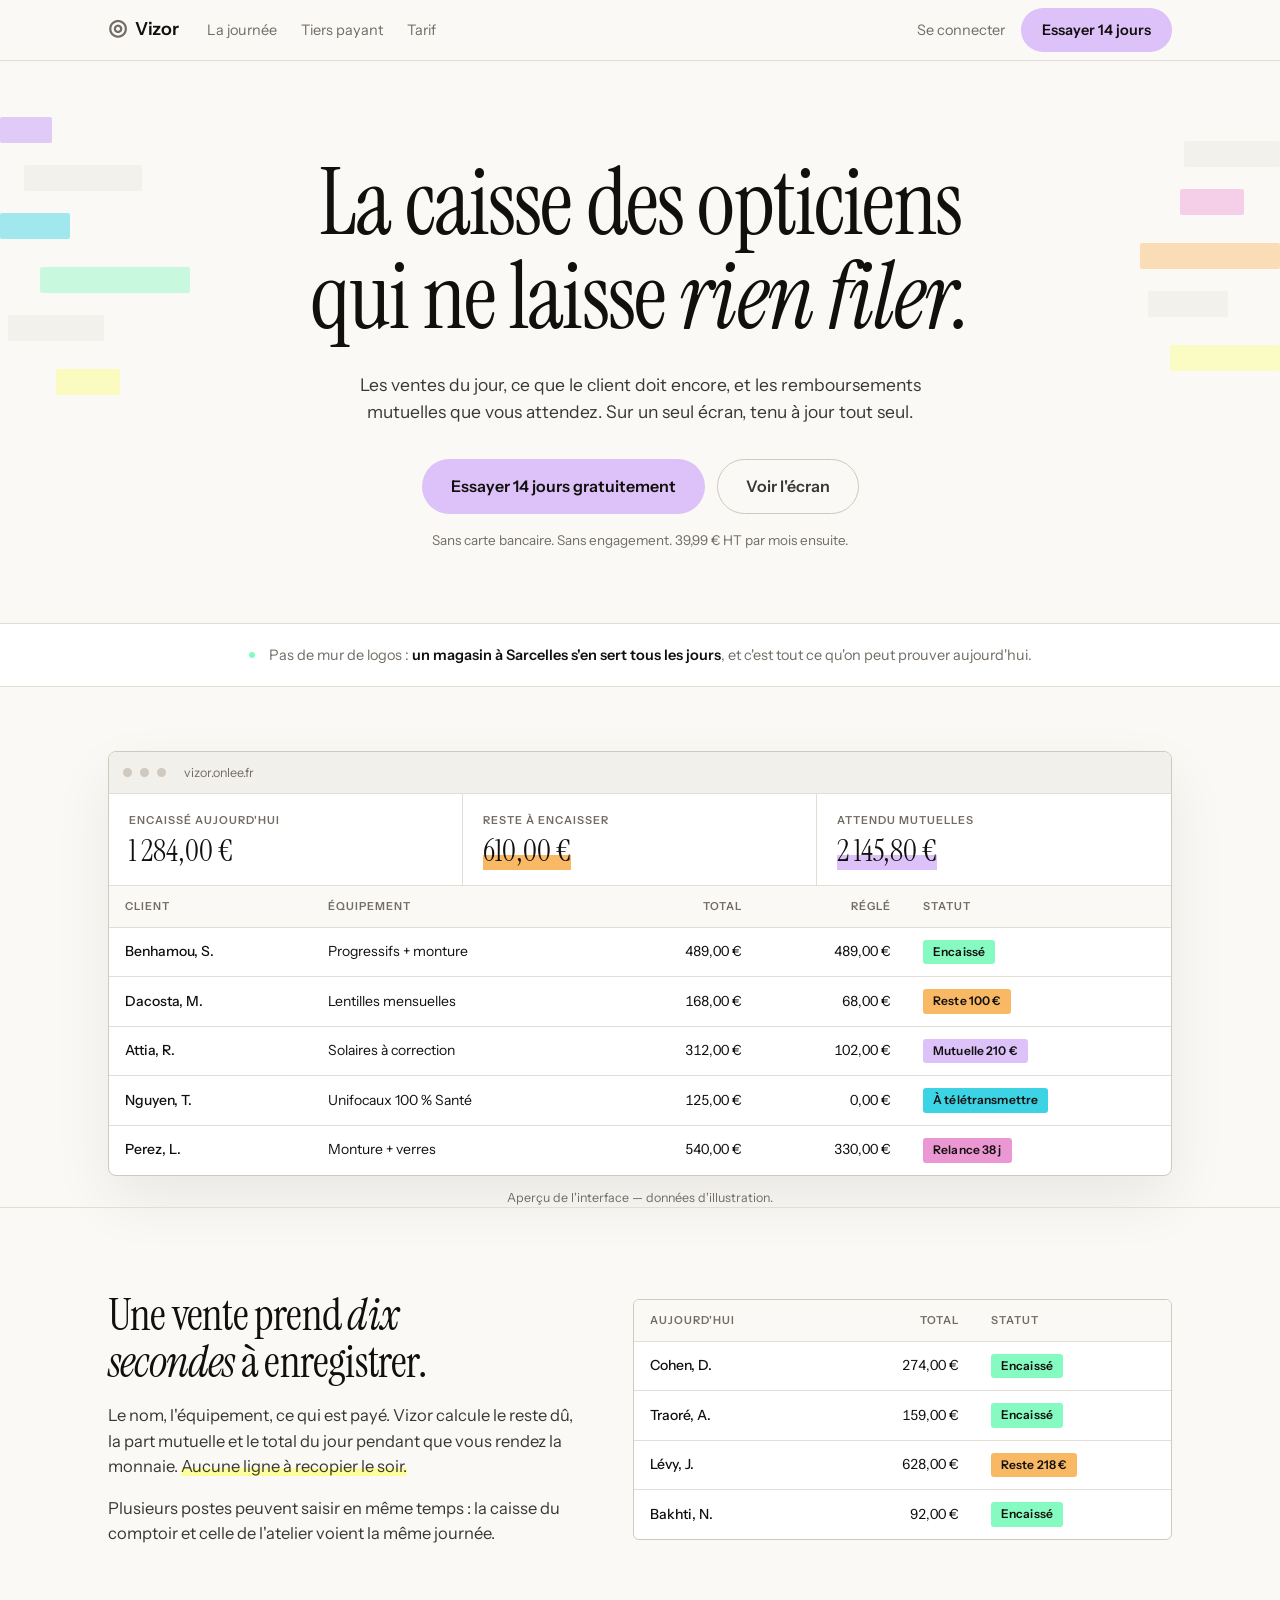
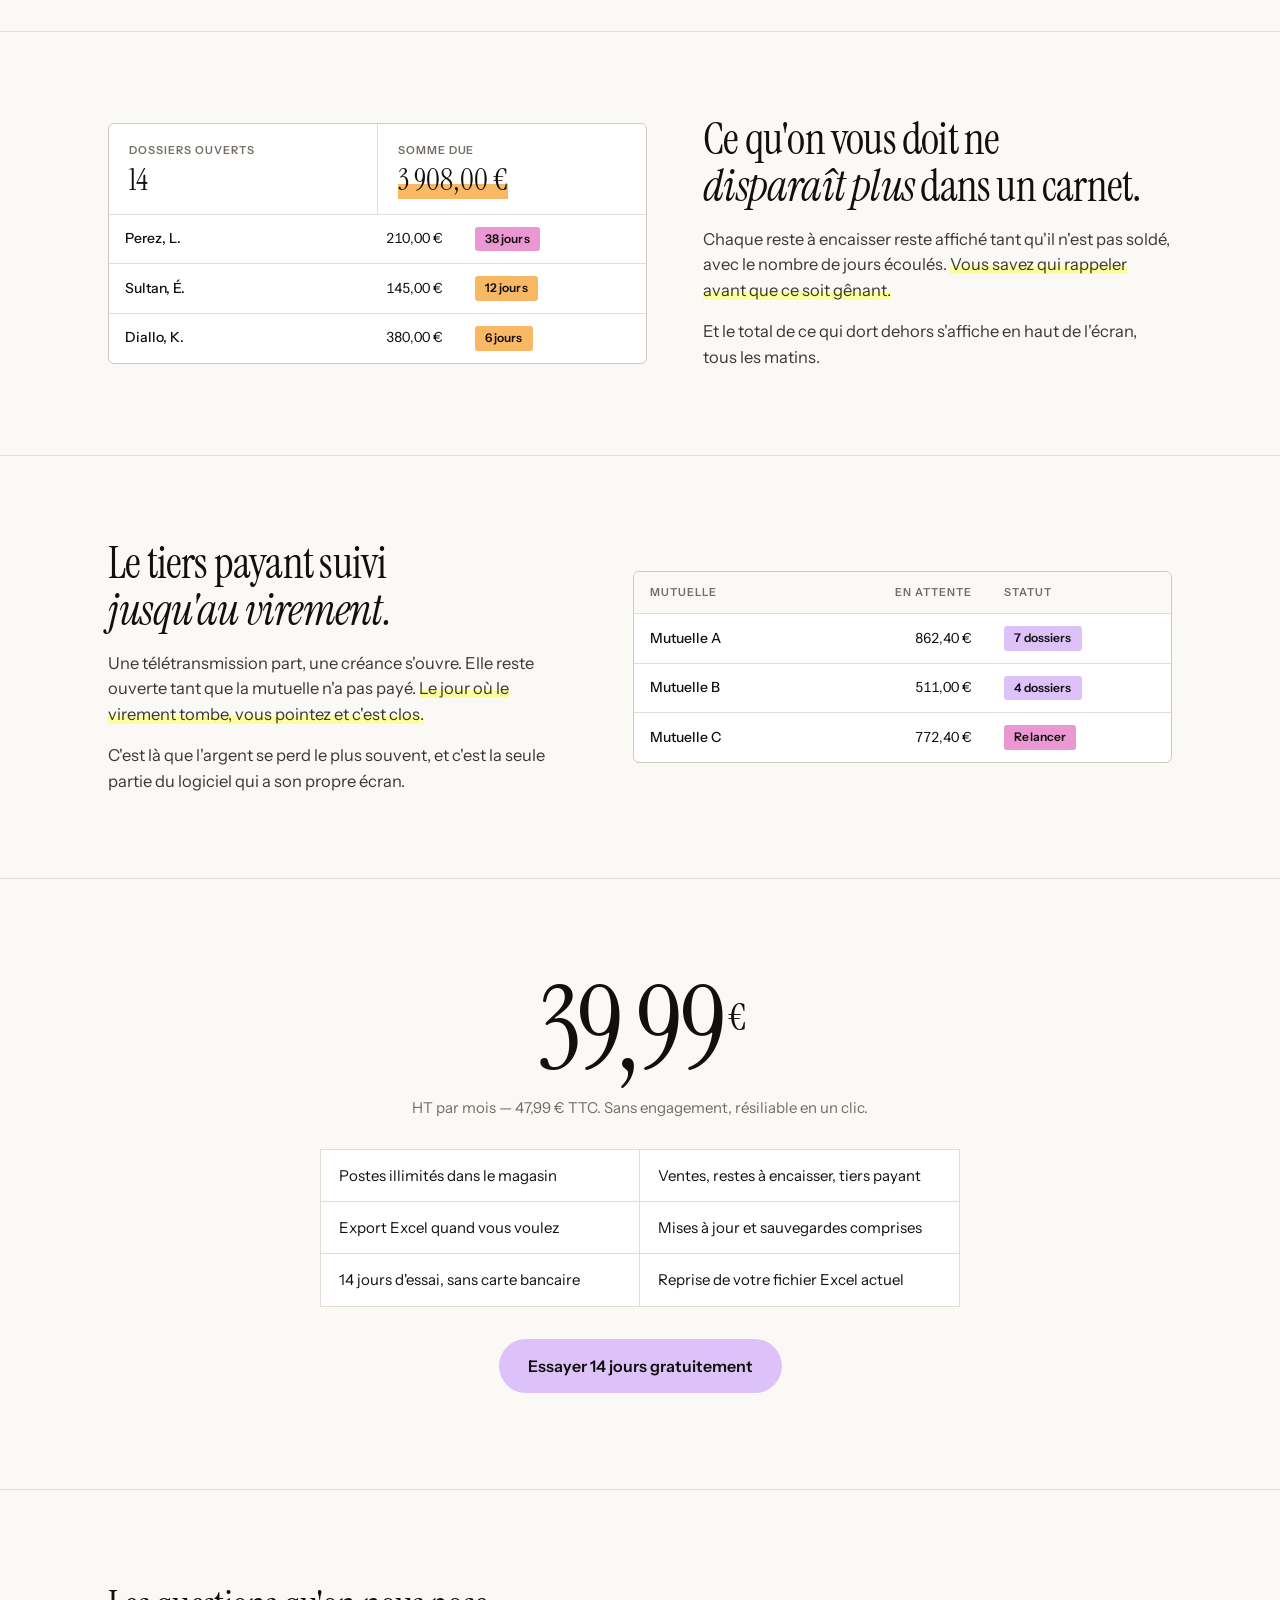
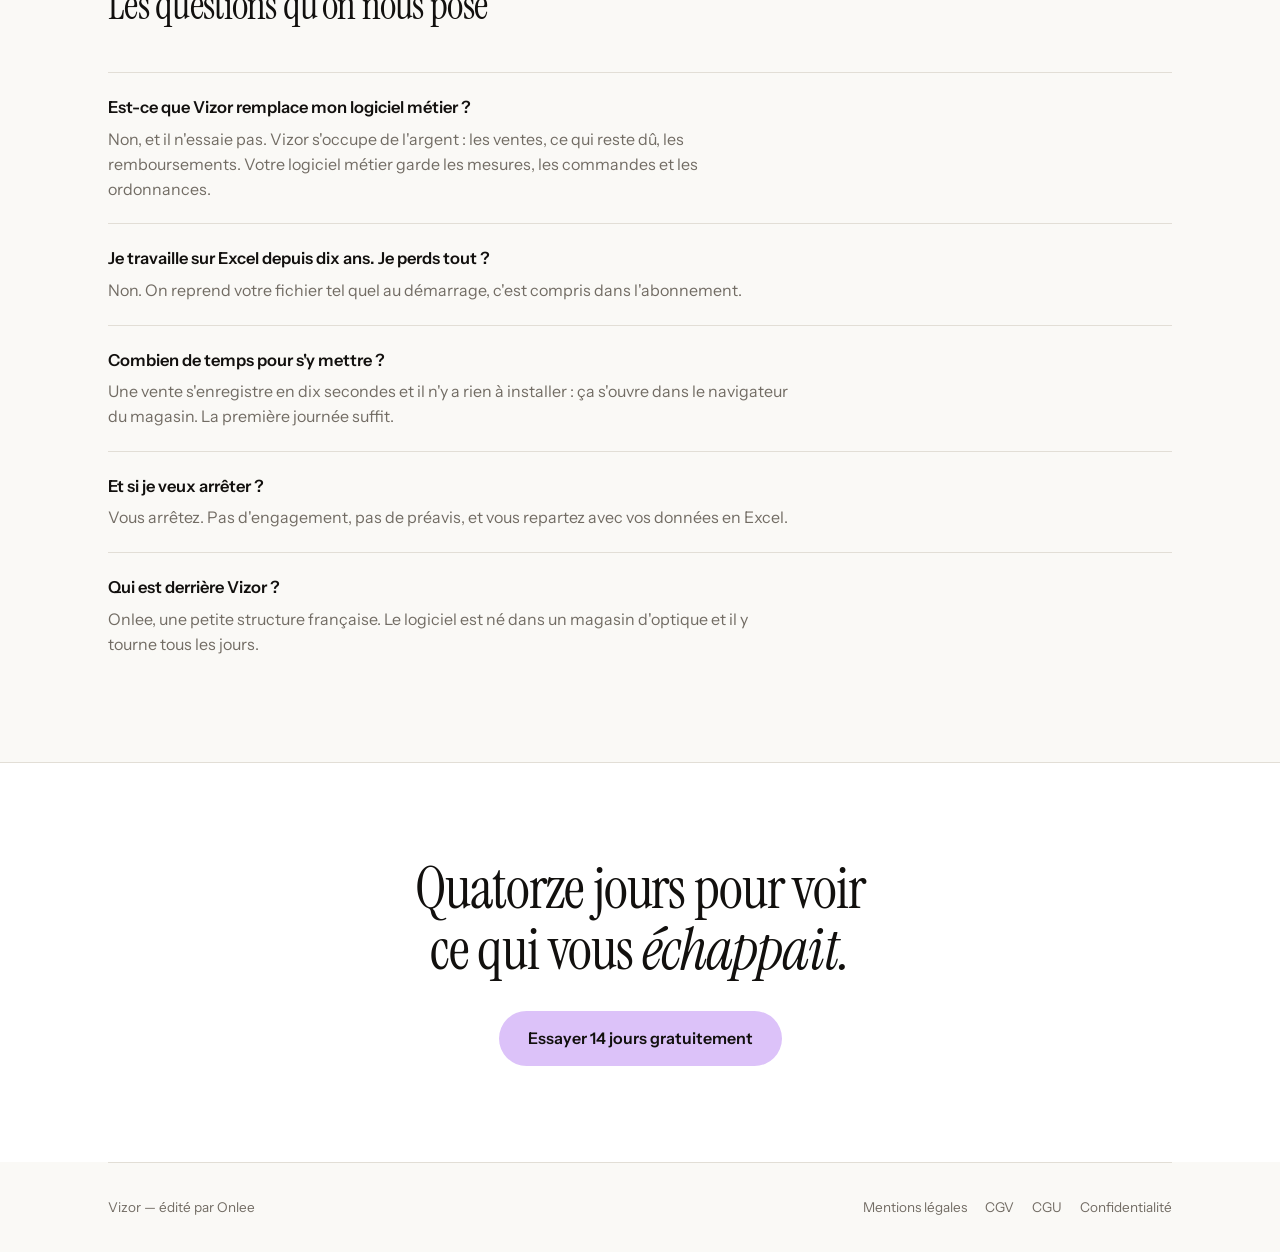
<file: index.html>
<!doctype html>
<html lang="fr">
<head>
<meta charset="utf-8">
<meta name="viewport" content="width=device-width,initial-scale=1">
<meta name="description" content="Vizor — la caisse et le suivi du tiers payant pour les opticiens indépendants. Essai 14 jours, 39,99 € HT par mois.">
<title>Vizor — La caisse des opticiens qui ne laisse rien filer</title>
<link rel="icon" href="data:image/svg+xml,%3Csvg xmlns='http://www.w3.org/2000/svg' viewBox='0 0 32 32'%3E%3Ccircle cx='16' cy='16' r='14' fill='%2312100E'/%3E%3Ccircle cx='16' cy='16' r='6' fill='%23DCC2F9'/%3E%3C/svg%3E">
<link rel="preconnect" href="https://fonts.googleapis.com">
<link rel="preconnect" href="https://fonts.gstatic.com" crossorigin>
<link rel="stylesheet" href="https://fonts.googleapis.com/css2?family=Instrument+Sans:wght@400;500;600&family=Instrument+Serif:ital@0;1&display=swap">
<style>
/* =====================================================================
   VIZOR — Direction artistique « registre »
   Grammaire d'après Equals (saaslandingpage.com/equals) :
   fond papier, énorme titre serif centré, sans-serif discret partout
   ailleurs, et la matière du produit — les cellules du registre de
   ventes — utilisée comme décor. Aucun dégradé, aucune carte à icône.
   ===================================================================== */
:root{
  --paper:#FAF9F6;
  --paper-2:#F2F0EB;
  --ink:#12100E;
  --ink-2:#3A3733;
  --muted:#726C64;
  --line:#E2DED6;
  --line-strong:#CFC9BF;
  --white:#FFFFFF;

  /* Les six surligneurs — ce sont les statuts du registre, pas de la déco */
  --encaisse:#85FAC1;   /* encaissé            */
  --reste:#F9B864;      /* reste à encaisser   */
  --mutuelle:#DCC2F9;   /* attendu mutuelle    */
  --teletrans:#3CD3E4;  /* à télétransmettre   */
  --retard:#EB97D3;     /* en retard           */
  --note:#FCFD9C;       /* mis en avant        */

  --serif:'Instrument Serif',Georgia,'Times New Roman',serif;
  --sans:'Instrument Sans',system-ui,-apple-system,'Helvetica Neue',sans-serif;
  --maxw:1120px;
}
*{box-sizing:border-box;margin:0;padding:0}
html{scroll-behavior:smooth}
body{
  background:var(--paper);
  color:var(--ink);
  font-family:var(--sans);
  font-size:16px;
  line-height:1.55;
  -webkit-font-smoothing:antialiased;
}
a{color:inherit;text-decoration:none}
:focus-visible{outline:2px solid var(--ink);outline-offset:3px;border-radius:2px}
.wrap{max-width:var(--maxw);margin:0 auto;padding:0 28px}
.num{font-variant-numeric:tabular-nums}

/* ---------- barre de navigation : minimale, comme la référence ---------- */
nav{
  position:sticky;top:0;z-index:40;
  background:rgba(250,249,246,.9);
  backdrop-filter:blur(8px);
  border-bottom:1px solid var(--line);
}
.nav-in{display:flex;align-items:center;gap:28px;height:60px}
.mark{display:flex;align-items:baseline;gap:8px;font-weight:600;font-size:18px;letter-spacing:-.01em}
.mark .eq{font-family:var(--serif);font-size:22px;line-height:1;color:var(--muted)}
.nav-links{display:flex;gap:24px;font-size:14.5px;color:var(--muted)}
.nav-links a:hover{color:var(--ink)}
.nav-right{margin-left:auto;display:flex;align-items:center;gap:16px}
.nav-right .sign{font-size:14.5px;color:var(--muted)}
@media(max-width:800px){.nav-links{display:none}}
/* sur téléphone la pilule suffit : « Se connecter » mène au même endroit
   et se cassait sur deux lignes dans une barre de 60 px */
@media(max-width:560px){
  .nav-right .sign{display:none}
  .nav-right .pill{padding:9px 16px;font-size:14px}
  .mark{font-size:17px}
}

/* ---------- boutons : pilule, comme la référence ---------- */
.pill{
  display:inline-flex;align-items:center;justify-content:center;
  font-family:var(--sans);font-weight:600;font-size:14.5px;
  padding:10px 20px;border-radius:999px;border:1px solid transparent;
  background:var(--mutuelle);color:var(--ink);cursor:pointer;
  transition:filter .15s ease,transform .15s ease;
}
.pill:hover{filter:brightness(.95);transform:translateY(-1px)}
.pill.big{font-size:16px;padding:14px 28px}
.pill.ghost{background:transparent;border-color:var(--line-strong);color:var(--ink-2)}
.pill.ghost:hover{background:var(--paper-2);filter:none}

/* ---------- héros ---------- */
.hero{position:relative;overflow:hidden;padding:96px 0 72px;text-align:center}
.hero h1{
  font-family:var(--serif);font-weight:400;
  font-size:clamp(44px,7.4vw,92px);line-height:1.02;letter-spacing:-.02em;
  max-width:16ch;margin:0 auto;text-wrap:balance;
}
.hero h1 em{font-style:italic}
.hero .lede{
  margin:26px auto 0;max-width:52ch;font-size:17.5px;color:var(--ink-2);
}
.hero .cta{margin:34px auto 0;display:flex;align-items:center;justify-content:center;gap:12px;flex-wrap:wrap}
.hero .fine{margin-top:16px;font-size:13.5px;color:var(--muted)}

/* les cellules du registre, en décor de bord — reprises de la référence */
.cells{position:absolute;top:0;bottom:0;width:190px;pointer-events:none;opacity:.85}
.cells.l{left:0}
.cells.r{right:0}
.cells i{position:absolute;display:block;height:26px;border-radius:2px}
.cells.l i:nth-child(1){top:56px;left:0;width:52px;background:var(--mutuelle)}
.cells.l i:nth-child(2){top:104px;left:24px;width:118px;background:var(--paper-2)}
.cells.l i:nth-child(3){top:152px;left:0;width:70px;background:var(--teletrans);opacity:.55}
.cells.l i:nth-child(4){top:206px;left:40px;width:150px;background:var(--encaisse);opacity:.5}
.cells.l i:nth-child(5){top:254px;left:8px;width:96px;background:var(--paper-2)}
.cells.l i:nth-child(6){top:308px;left:56px;width:64px;background:var(--note);opacity:.7}
.cells.r i:nth-child(1){top:80px;right:0;width:96px;background:var(--paper-2)}
.cells.r i:nth-child(2){top:128px;right:36px;width:64px;background:var(--retard);opacity:.5}
.cells.r i:nth-child(3){top:182px;right:0;width:140px;background:var(--reste);opacity:.5}
.cells.r i:nth-child(4){top:230px;right:52px;width:80px;background:var(--paper-2)}
.cells.r i:nth-child(5){top:284px;right:0;width:110px;background:var(--note);opacity:.65}
@media(max-width:1180px){.cells{display:none}}

/* ---------- bandeau d'honnêteté (remplace le mur de logos clients) ---------- */
.trust{border-top:1px solid var(--line);border-bottom:1px solid var(--line);background:var(--white)}
.trust-in{padding:20px 0;display:flex;align-items:center;justify-content:center;gap:14px;flex-wrap:wrap;text-align:center}
.trust-in .dot{width:6px;height:6px;border-radius:50%;background:var(--encaisse);flex:none}
.trust-in p{font-size:14.5px;color:var(--muted)}
.trust-in p b{color:var(--ink);font-weight:600}

/* ---------- aperçu produit ---------- */
.shot{padding:64px 0 0}
.frame{
  background:var(--white);border:1px solid var(--line-strong);border-radius:8px;
  box-shadow:0 24px 60px rgba(18,16,14,.07);overflow:hidden;
}
.frame-bar{
  display:flex;align-items:center;gap:8px;padding:11px 14px;
  border-bottom:1px solid var(--line);background:var(--paper-2);
}
.frame-bar span:not(.url){width:9px;height:9px;border-radius:50%;background:var(--line-strong);flex:none}
.frame-bar .url{
  margin-left:10px;font-size:12.5px;color:var(--muted);
}
.caption{margin-top:12px;text-align:center;font-size:12.5px;color:var(--muted)}

/* la table du registre — utilisée dans l'aperçu ET dans les sections */
.ledger{width:100%;border-collapse:collapse;font-size:14px}
.ledger th{
  text-align:left;font-size:11px;font-weight:600;letter-spacing:.09em;
  text-transform:uppercase;color:var(--muted);
  padding:12px 16px;border-bottom:1px solid var(--line);background:var(--paper);
}
.ledger td{padding:12px 16px;border-bottom:1px solid var(--line);vertical-align:middle}
.ledger tr:last-child td{border-bottom:0}
.ledger .r{text-align:right}
.num,td.r,th.r{white-space:nowrap}
.ledger .name{font-weight:500}
.tag{
  display:inline-block;padding:3px 10px;border-radius:3px;
  font-size:12px;font-weight:600;letter-spacing:.01em;color:var(--ink);
}
.t-encaisse{background:var(--encaisse)}
.t-reste{background:var(--reste)}
.t-mutuelle{background:var(--mutuelle)}
.t-teletrans{background:var(--teletrans)}
.t-retard{background:var(--retard)}

.kpis{display:grid;grid-template-columns:repeat(3,1fr);border-bottom:1px solid var(--line)}
.kpis > div{padding:18px 20px;border-right:1px solid var(--line)}
.kpis > div:last-child{border-right:0}
.kpis .lab{font-size:11px;font-weight:600;letter-spacing:.09em;text-transform:uppercase;color:var(--muted)}
.kpis .val{font-family:var(--serif);font-size:30px;line-height:1.1;margin-top:4px}
.kpis .val .hl{background:linear-gradient(transparent 62%,var(--reste) 62%)}
.kpis .val .hl-m{background:linear-gradient(transparent 62%,var(--mutuelle) 62%)}
@media(max-width:620px){.kpis{grid-template-columns:1fr}.kpis > div{border-right:0;border-bottom:1px solid var(--line)}}

/* ---------- sections alternées texte / visuel ---------- */
section.alt{padding:84px 0;border-top:1px solid var(--line)}
.alt-in{display:grid;grid-template-columns:1fr 1.15fr;gap:56px;align-items:center}
.alt.flip .alt-in{direction:rtl}
.alt.flip .alt-in > *{direction:ltr}
.alt h2{
  font-family:var(--serif);font-weight:400;
  font-size:clamp(30px,4.2vw,44px);line-height:1.08;letter-spacing:-.018em;
  text-wrap:balance;
}
.alt h2 em{font-style:italic}
.alt p{margin-top:16px;color:var(--ink-2);font-size:16.5px;max-width:44ch}
.alt .mark-hl{background:linear-gradient(transparent 60%,var(--note) 60%)}
.visual{background:var(--white);border:1px solid var(--line-strong);border-radius:6px;overflow:hidden}
@media(max-width:880px){
  .alt-in{grid-template-columns:1fr;gap:32px}
  .alt.flip .alt-in{direction:ltr}
}

/* ---------- tarif ---------- */
.price{padding:96px 0;border-top:1px solid var(--line);text-align:center}
.price .amount{font-family:var(--serif);font-size:clamp(64px,11vw,116px);line-height:.95;letter-spacing:-.03em}
.price .amount sup{font-size:.32em;vertical-align:super;margin-left:4px}
.price .per{font-size:15px;color:var(--muted);margin-top:10px}
.price .incl{margin:30px auto 0;max-width:640px;display:grid;grid-template-columns:repeat(2,1fr);gap:0;border:1px solid var(--line);background:var(--white);text-align:left}
.price .incl div{padding:14px 18px;border-bottom:1px solid var(--line);border-right:1px solid var(--line);font-size:15px}
.price .incl div:nth-child(2n){border-right:0}
.price .incl div:nth-last-child(-n+2){border-bottom:0}
@media(max-width:620px){.price .incl{grid-template-columns:1fr}.price .incl div{border-right:0}}

/* ---------- questions : liste franche, pas d'accordéon ---------- */
.faq{padding:84px 0;border-top:1px solid var(--line)}
.faq h2{font-family:var(--serif);font-weight:400;font-size:clamp(28px,4vw,40px);letter-spacing:-.018em;margin-bottom:36px}
.faq dl{display:grid;gap:0}
.faq dt{font-weight:600;font-size:16.5px;padding-top:22px;border-top:1px solid var(--line)}
.faq dd{margin:6px 0 22px;color:var(--muted);font-size:16px;max-width:62ch}

/* ---------- pied ---------- */
.end{padding:96px 0;border-top:1px solid var(--line);text-align:center;background:var(--white)}
.end h2{font-family:var(--serif);font-weight:400;font-size:clamp(34px,5.4vw,58px);line-height:1.05;letter-spacing:-.02em;max-width:18ch;margin:0 auto;text-wrap:balance}
.end .cta{margin-top:30px;display:flex;justify-content:center;gap:12px;flex-wrap:wrap}
footer{padding:34px 0;border-top:1px solid var(--line);font-size:13.5px;color:var(--muted);display:flex;gap:18px;flex-wrap:wrap;align-items:center}
footer .sp{margin-left:auto}
footer a:hover{color:var(--ink);text-decoration:underline;text-underline-offset:3px}
@media(max-width:620px){footer .sp{margin-left:0}}
@media(prefers-reduced-motion:reduce){*{transition:none!important;animation:none!important}}
</style>
</head>
<body>

<nav>
  <div class="wrap nav-in">
    <a class="mark" href="#"><span class="eq">◎</span> Vizor</a>
    <div class="nav-links">
      <a href="#journee">La journée</a>
      <a href="#tiers">Tiers payant</a>
      <a href="#tarif">Tarif</a>
    </div>
    <div class="nav-right">
      <a class="sign" href="https://vizor.onlee.fr">Se connecter</a>
      <a class="pill" href="https://vizor.onlee.fr">Essayer 14 jours</a>
    </div>
  </div>
</nav>

<header class="hero">
  <div class="cells l" aria-hidden="true"><i></i><i></i><i></i><i></i><i></i><i></i></div>
  <div class="cells r" aria-hidden="true"><i></i><i></i><i></i><i></i><i></i></div>
  <div class="wrap">
    <h1>La caisse des opticiens qui ne laisse <em>rien filer.</em></h1>
    <p class="lede">Les ventes du jour, ce que le client doit encore, et les remboursements mutuelles que vous attendez. Sur un seul écran, tenu à jour tout seul.</p>
    <div class="cta">
      <a class="pill big" href="https://vizor.onlee.fr">Essayer 14 jours gratuitement</a>
      <a class="pill big ghost" href="#journee">Voir l'écran</a>
    </div>
    <p class="fine">Sans carte bancaire. Sans engagement. 39,99 € HT par mois ensuite.</p>
  </div>
</header>

<div class="trust">
  <div class="wrap trust-in">
    <span class="dot" aria-hidden="true"></span>
    <p>Pas de mur de logos : <b>un magasin à Sarcelles s'en sert tous les jours</b>, et c'est tout ce qu'on peut prouver aujourd'hui.</p>
  </div>
</div>

<!-- APERÇU PRODUIT -->
<!-- TODO Leeroy : remplacer ce bloc par une VRAIE capture d'écran de Vizor avant mise en ligne. -->
<div class="shot">
  <div class="wrap">
    <div class="frame">
      <div class="frame-bar"><span></span><span></span><span></span><span class="url">vizor.onlee.fr</span></div>
      <div class="kpis">
        <div><div class="lab">Encaissé aujourd'hui</div><div class="val num">1 284,00 €</div></div>
        <div><div class="lab">Reste à encaisser</div><div class="val num"><span class="hl">610,00 €</span></div></div>
        <div><div class="lab">Attendu mutuelles</div><div class="val num"><span class="hl-m">2 145,80 €</span></div></div>
      </div>
      <table class="ledger">
        <thead><tr><th>Client</th><th>Équipement</th><th class="r">Total</th><th class="r">Réglé</th><th>Statut</th></tr></thead>
        <tbody>
          <tr><td class="name">Benhamou, S.</td><td>Progressifs + monture</td><td class="r num">489,00 €</td><td class="r num">489,00 €</td><td><span class="tag t-encaisse">Encaissé</span></td></tr>
          <tr><td class="name">Dacosta, M.</td><td>Lentilles mensuelles</td><td class="r num">168,00 €</td><td class="r num">68,00 €</td><td><span class="tag t-reste">Reste 100 €</span></td></tr>
          <tr><td class="name">Attia, R.</td><td>Solaires à correction</td><td class="r num">312,00 €</td><td class="r num">102,00 €</td><td><span class="tag t-mutuelle">Mutuelle 210 €</span></td></tr>
          <tr><td class="name">Nguyen, T.</td><td>Unifocaux 100 % Santé</td><td class="r num">125,00 €</td><td class="r num">0,00 €</td><td><span class="tag t-teletrans">À télétransmettre</span></td></tr>
          <tr><td class="name">Perez, L.</td><td>Monture + verres</td><td class="r num">540,00 €</td><td class="r num">330,00 €</td><td><span class="tag t-retard">Relance 38 j</span></td></tr>
        </tbody>
      </table>
    </div>
    <p class="caption">Aperçu de l'interface — données d'illustration.</p>
  </div>
</div>

<section class="alt" id="journee">
  <div class="wrap alt-in">
    <div>
      <h2>Une vente prend <em>dix secondes</em> à enregistrer.</h2>
      <p>Le nom, l'équipement, ce qui est payé. Vizor calcule le reste dû, la part mutuelle et le total du jour pendant que vous rendez la monnaie. <span class="mark-hl">Aucune ligne à recopier le soir.</span></p>
      <p>Plusieurs postes peuvent saisir en même temps : la caisse du comptoir et celle de l'atelier voient la même journée.</p>
    </div>
    <div class="visual">
      <table class="ledger">
        <thead><tr><th>Aujourd'hui</th><th class="r">Total</th><th>Statut</th></tr></thead>
        <tbody>
          <tr><td class="name">Cohen, D.</td><td class="r num">274,00 €</td><td><span class="tag t-encaisse">Encaissé</span></td></tr>
          <tr><td class="name">Traoré, A.</td><td class="r num">159,00 €</td><td><span class="tag t-encaisse">Encaissé</span></td></tr>
          <tr><td class="name">Lévy, J.</td><td class="r num">628,00 €</td><td><span class="tag t-reste">Reste 218 €</span></td></tr>
          <tr><td class="name">Bakhti, N.</td><td class="r num">92,00 €</td><td><span class="tag t-encaisse">Encaissé</span></td></tr>
        </tbody>
      </table>
    </div>
  </div>
</section>

<section class="alt flip">
  <div class="wrap alt-in">
    <div>
      <h2>Ce qu'on vous doit ne <em>disparaît plus</em> dans un carnet.</h2>
      <p>Chaque reste à encaisser reste affiché tant qu'il n'est pas soldé, avec le nombre de jours écoulés. <span class="mark-hl">Vous savez qui rappeler avant que ce soit gênant.</span></p>
      <p>Et le total de ce qui dort dehors s'affiche en haut de l'écran, tous les matins.</p>
    </div>
    <div class="visual">
      <div class="kpis" style="grid-template-columns:1fr 1fr">
        <div><div class="lab">Dossiers ouverts</div><div class="val num">14</div></div>
        <div><div class="lab">Somme due</div><div class="val num"><span class="hl">3 908,00 €</span></div></div>
      </div>
      <table class="ledger">
        <tbody>
          <tr><td class="name">Perez, L.</td><td class="r num">210,00 €</td><td><span class="tag t-retard">38 jours</span></td></tr>
          <tr><td class="name">Sultan, É.</td><td class="r num">145,00 €</td><td><span class="tag t-reste">12 jours</span></td></tr>
          <tr><td class="name">Diallo, K.</td><td class="r num">380,00 €</td><td><span class="tag t-reste">6 jours</span></td></tr>
        </tbody>
      </table>
    </div>
  </div>
</section>

<section class="alt" id="tiers">
  <div class="wrap alt-in">
    <div>
      <h2>Le tiers payant suivi <em>jusqu'au virement.</em></h2>
      <p>Une télétransmission part, une créance s'ouvre. Elle reste ouverte tant que la mutuelle n'a pas payé. <span class="mark-hl">Le jour où le virement tombe, vous pointez et c'est clos.</span></p>
      <p>C'est là que l'argent se perd le plus souvent, et c'est la seule partie du logiciel qui a son propre écran.</p>
    </div>
    <div class="visual">
      <table class="ledger">
        <thead><tr><th>Mutuelle</th><th class="r">En attente</th><th>Statut</th></tr></thead>
        <tbody>
          <tr><td class="name">Mutuelle A</td><td class="r num">862,40 €</td><td><span class="tag t-mutuelle">7 dossiers</span></td></tr>
          <tr><td class="name">Mutuelle B</td><td class="r num">511,00 €</td><td><span class="tag t-mutuelle">4 dossiers</span></td></tr>
          <tr><td class="name">Mutuelle C</td><td class="r num">772,40 €</td><td><span class="tag t-retard">Relancer</span></td></tr>
        </tbody>
      </table>
    </div>
  </div>
</section>

<section class="price" id="tarif">
  <div class="wrap">
    <div class="amount num">39,99<sup>€</sup></div>
    <p class="per">HT par mois — 47,99 € TTC. Sans engagement, résiliable en un clic.</p>
    <div class="incl">
      <div>Postes illimités dans le magasin</div>
      <div>Ventes, restes à encaisser, tiers payant</div>
      <div>Export Excel quand vous voulez</div>
      <div>Mises à jour et sauvegardes comprises</div>
      <div>14 jours d'essai, sans carte bancaire</div>
      <div>Reprise de votre fichier Excel actuel</div>
    </div>
    <div style="margin-top:32px"><a class="pill big" href="https://vizor.onlee.fr">Essayer 14 jours gratuitement</a></div>
  </div>
</section>

<section class="faq">
  <div class="wrap">
    <h2>Les questions qu'on nous pose</h2>
    <dl>
      <dt>Est-ce que Vizor remplace mon logiciel métier ?</dt>
      <dd>Non, et il n'essaie pas. Vizor s'occupe de l'argent : les ventes, ce qui reste dû, les remboursements. Votre logiciel métier garde les mesures, les commandes et les ordonnances.</dd>

      <dt>Je travaille sur Excel depuis dix ans. Je perds tout ?</dt>
      <dd>Non. On reprend votre fichier tel quel au démarrage, c'est compris dans l'abonnement.</dd>

      <dt>Combien de temps pour s'y mettre ?</dt>
      <dd>Une vente s'enregistre en dix secondes et il n'y a rien à installer : ça s'ouvre dans le navigateur du magasin. La première journée suffit.</dd>

      <dt>Et si je veux arrêter ?</dt>
      <dd>Vous arrêtez. Pas d'engagement, pas de préavis, et vous repartez avec vos données en Excel.</dd>

      <dt>Qui est derrière Vizor ?</dt>
      <dd>Onlee, une petite structure française. Le logiciel est né dans un magasin d'optique et il y tourne tous les jours.</dd>
    </dl>
  </div>
</section>

<section class="end">
  <div class="wrap">
    <h2>Quatorze jours pour voir ce qui vous <em>échappait.</em></h2>
    <div class="cta">
      <a class="pill big" href="https://vizor.onlee.fr">Essayer 14 jours gratuitement</a>
    </div>
  </div>
</section>

<div class="wrap">
  <footer>
    <span>Vizor — édité par Onlee</span>
    <a class="sp" href="mentions-legales.html">Mentions légales</a>
    <a href="cgv.html">CGV</a>
    <a href="cgu.html">CGU</a>
    <a href="confidentialite.html">Confidentialité</a>
  </footer>
</div>

</body>
</html>
</file>
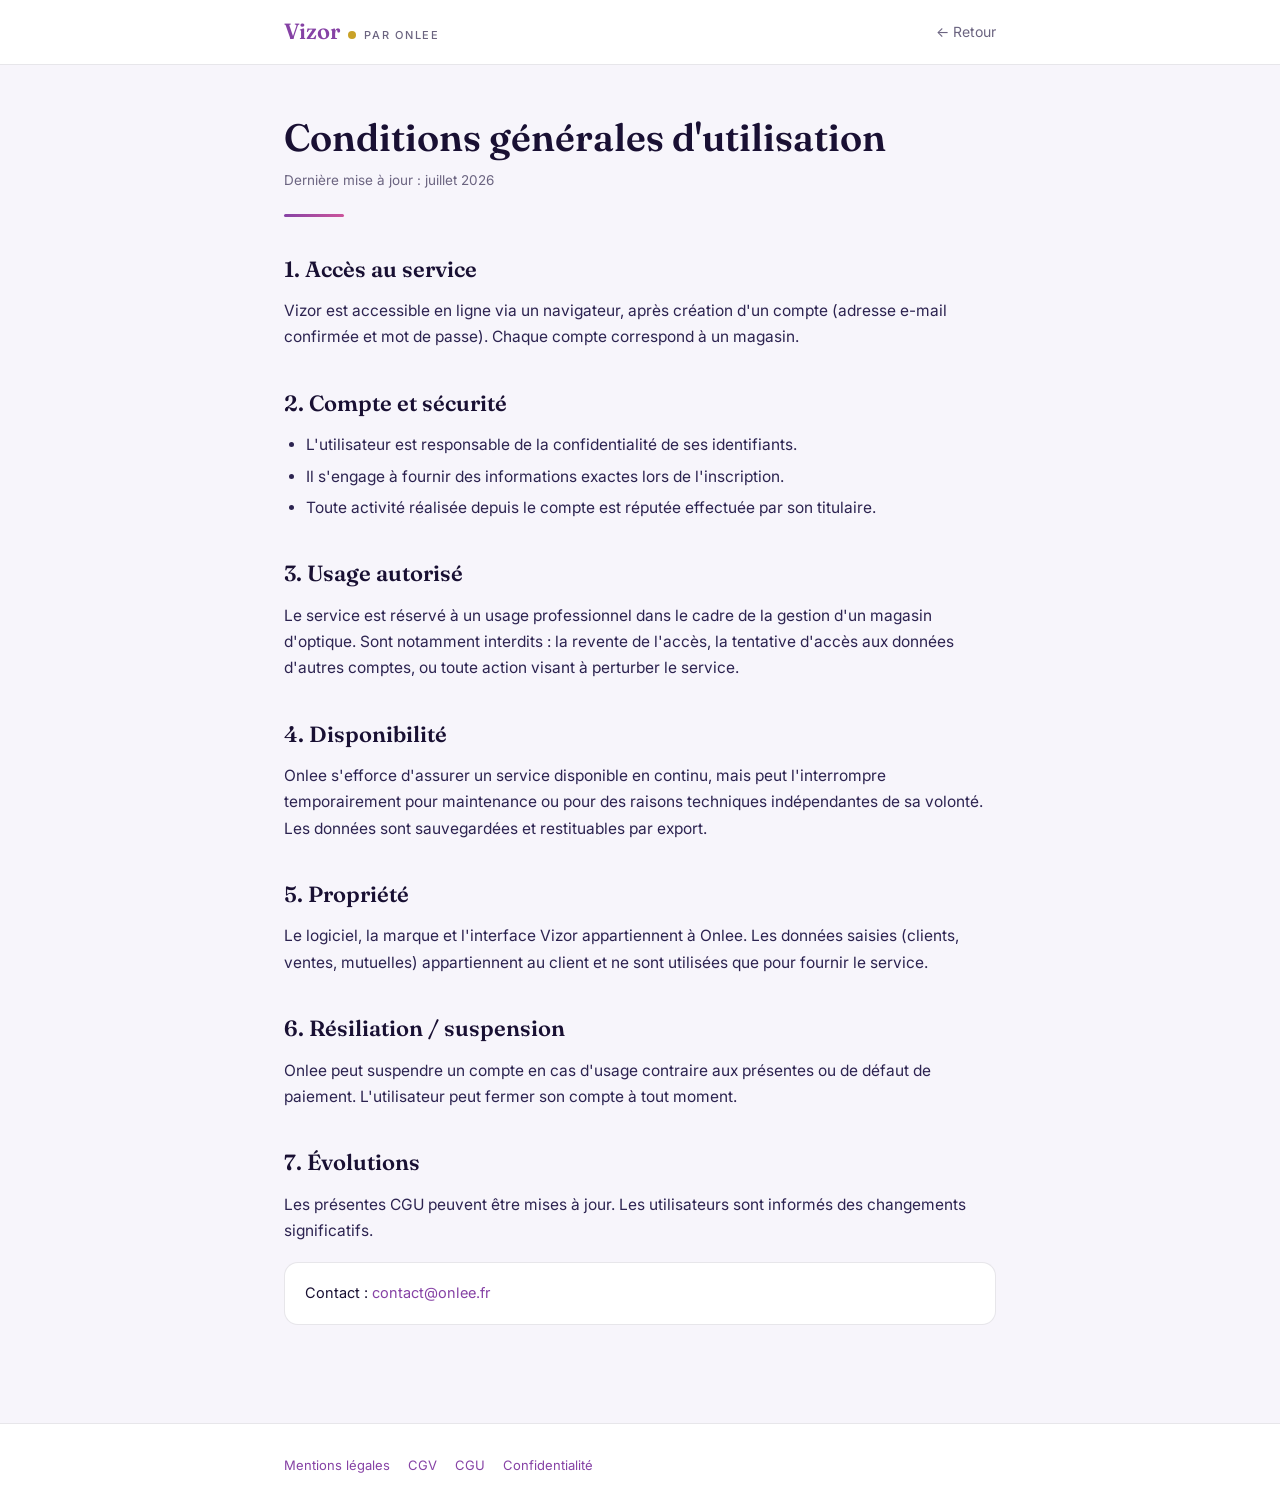
<file: cgu.html>
<!doctype html>
<html lang="fr">
<head>
<meta charset="UTF-8" />
<meta name="viewport" content="width=device-width, initial-scale=1.0" />
<title>Conditions générales d'utilisation — Vizor</title>
<link rel="preconnect" href="https://fonts.googleapis.com" />
<link rel="preconnect" href="https://fonts.gstatic.com" crossorigin />
<link href="https://fonts.googleapis.com/css2?family=Fraunces:opsz,wght@9..144,500;9..144,600&family=Inter:wght@400;500;600&display=swap" rel="stylesheet" />
<link rel="stylesheet" href="legal.css" />
</head>
<body>
<header class="nav"><div class="wrap nav-in"><a class="brand" href="index.html">Vizor<span class="dot"></span><small>par Onlee</small></a><a class="back" href="index.html">← Retour</a></div></header>
<main><div class="wrap">
  <h1 class="doc-title">Conditions générales d'utilisation</h1>
  <div class="updated">Dernière mise à jour : juillet 2026</div>
  <div class="rule"></div>

  <h2>1. Accès au service</h2>
  <p>Vizor est accessible en ligne via un navigateur, après création d'un compte (adresse e-mail confirmée et mot de passe). Chaque compte correspond à un magasin.</p>

  <h2>2. Compte et sécurité</h2>
  <ul>
    <li>L'utilisateur est responsable de la confidentialité de ses identifiants.</li>
    <li>Il s'engage à fournir des informations exactes lors de l'inscription.</li>
    <li>Toute activité réalisée depuis le compte est réputée effectuée par son titulaire.</li>
  </ul>

  <h2>3. Usage autorisé</h2>
  <p>Le service est réservé à un usage professionnel dans le cadre de la gestion d'un magasin d'optique. Sont notamment interdits : la revente de l'accès, la tentative d'accès aux données d'autres comptes, ou toute action visant à perturber le service.</p>

  <h2>4. Disponibilité</h2>
  <p>Onlee s'efforce d'assurer un service disponible en continu, mais peut l'interrompre temporairement pour maintenance ou pour des raisons techniques indépendantes de sa volonté. Les données sont sauvegardées et restituables par export.</p>

  <h2>5. Propriété</h2>
  <p>Le logiciel, la marque et l'interface Vizor appartiennent à Onlee. Les données saisies (clients, ventes, mutuelles) appartiennent au client et ne sont utilisées que pour fournir le service.</p>

  <h2>6. Résiliation / suspension</h2>
  <p>Onlee peut suspendre un compte en cas d'usage contraire aux présentes ou de défaut de paiement. L'utilisateur peut fermer son compte à tout moment.</p>

  <h2>7. Évolutions</h2>
  <p>Les présentes CGU peuvent être mises à jour. Les utilisateurs sont informés des changements significatifs.</p>

  <div class="box">Contact : <a href="mailto:contact@onlee.fr">contact@onlee.fr</a></div>
</div></main>
<footer><div class="wrap footlinks">
  <a href="mentions-legales.html">Mentions légales</a><a href="cgv.html">CGV</a><a href="cgu.html">CGU</a><a href="confidentialite.html">Confidentialité</a>
</div></footer>
</body>
</html>
</file>
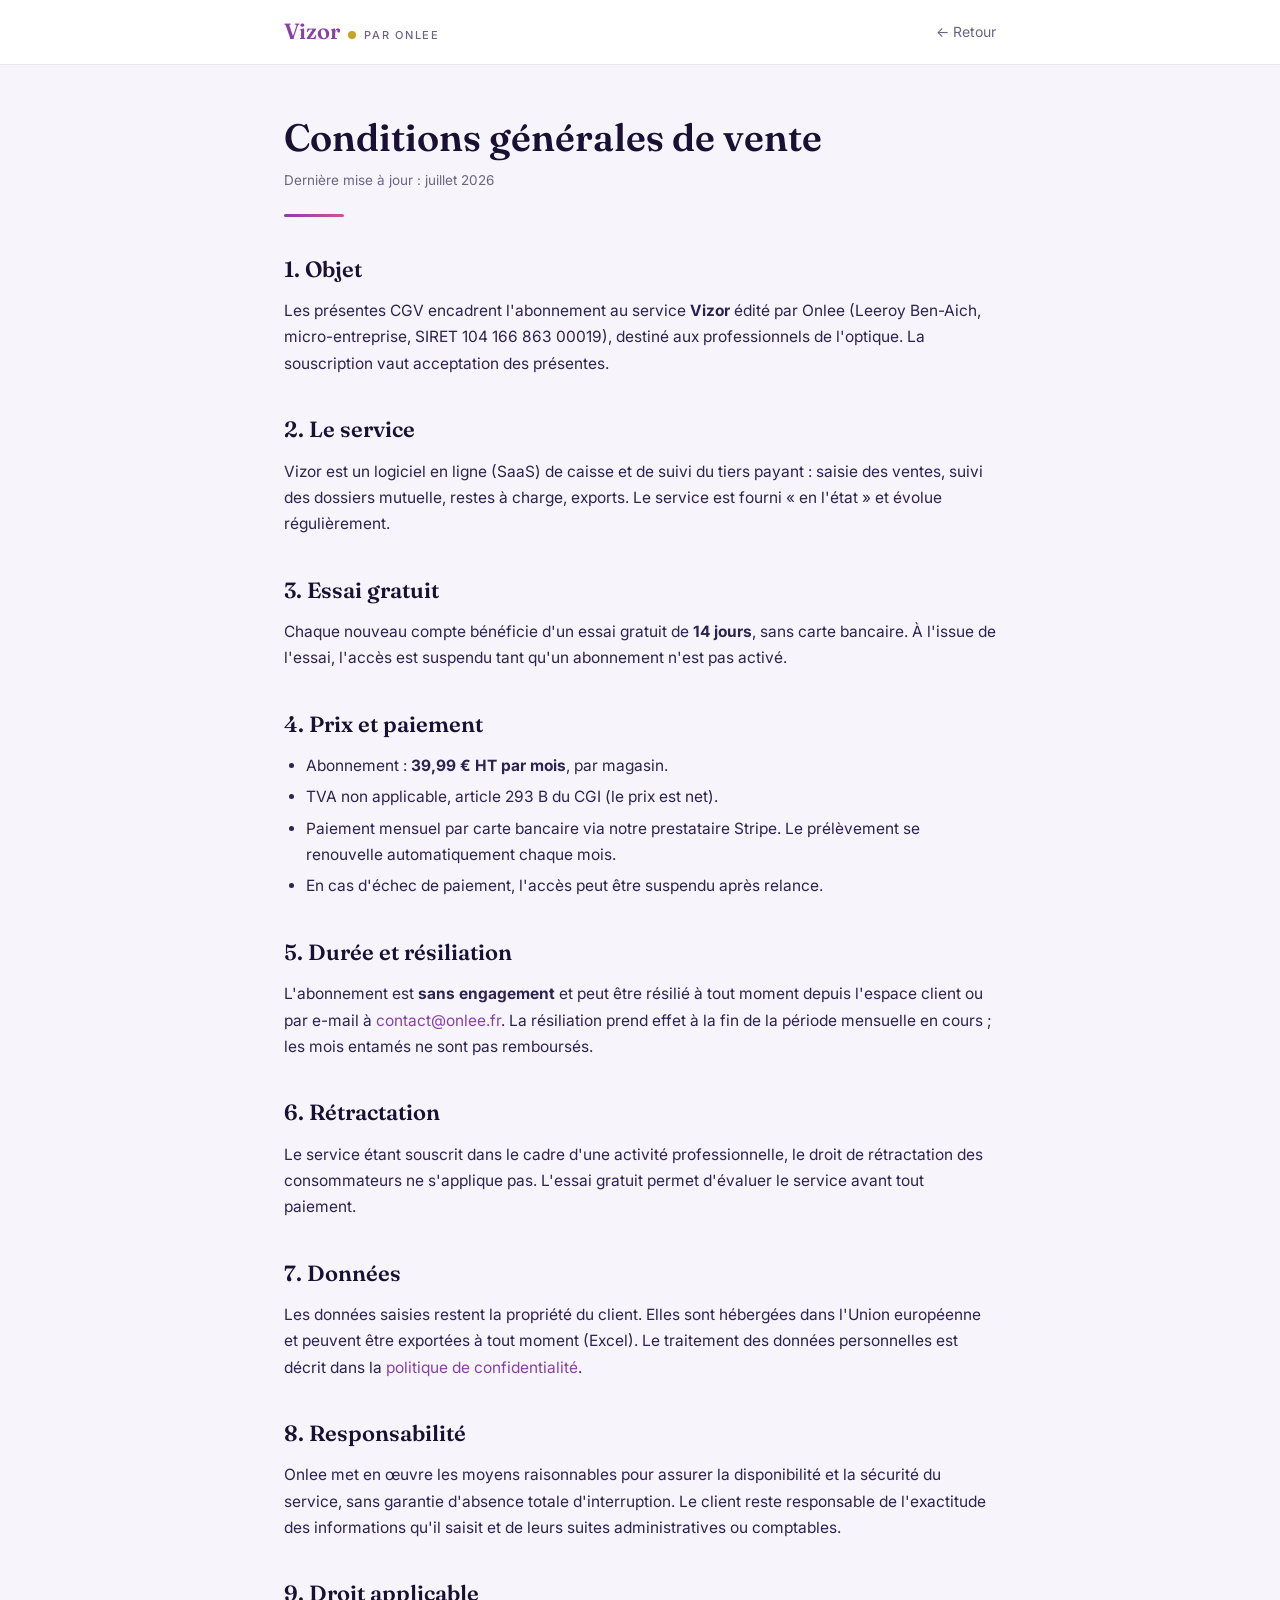
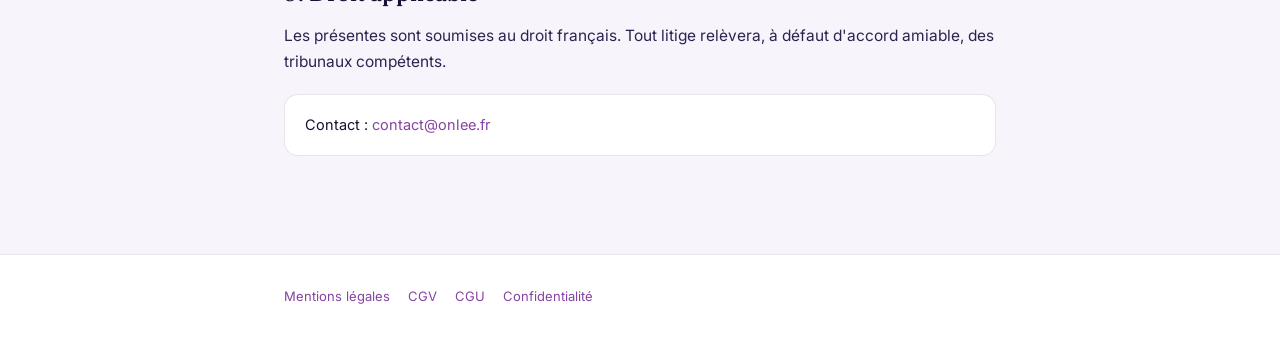
<file: cgv.html>
<!doctype html>
<html lang="fr">
<head>
<meta charset="UTF-8" />
<meta name="viewport" content="width=device-width, initial-scale=1.0" />
<title>Conditions générales de vente — Vizor</title>
<link rel="preconnect" href="https://fonts.googleapis.com" />
<link rel="preconnect" href="https://fonts.gstatic.com" crossorigin />
<link href="https://fonts.googleapis.com/css2?family=Fraunces:opsz,wght@9..144,500;9..144,600&family=Inter:wght@400;500;600&display=swap" rel="stylesheet" />
<link rel="stylesheet" href="legal.css" />
</head>
<body>
<header class="nav"><div class="wrap nav-in"><a class="brand" href="index.html">Vizor<span class="dot"></span><small>par Onlee</small></a><a class="back" href="index.html">← Retour</a></div></header>
<main><div class="wrap">
  <h1 class="doc-title">Conditions générales de vente</h1>
  <div class="updated">Dernière mise à jour : juillet 2026</div>
  <div class="rule"></div>

  <h2>1. Objet</h2>
  <p>Les présentes CGV encadrent l'abonnement au service <b>Vizor</b> édité par Onlee (Leeroy Ben-Aich, micro-entreprise, SIRET 104 166 863 00019), destiné aux professionnels de l'optique. La souscription vaut acceptation des présentes.</p>

  <h2>2. Le service</h2>
  <p>Vizor est un logiciel en ligne (SaaS) de caisse et de suivi du tiers payant : saisie des ventes, suivi des dossiers mutuelle, restes à charge, exports. Le service est fourni « en l'état » et évolue régulièrement.</p>

  <h2>3. Essai gratuit</h2>
  <p>Chaque nouveau compte bénéficie d'un essai gratuit de <b>14 jours</b>, sans carte bancaire. À l'issue de l'essai, l'accès est suspendu tant qu'un abonnement n'est pas activé.</p>

  <h2>4. Prix et paiement</h2>
  <ul>
    <li>Abonnement : <b>39,99 € HT par mois</b>, par magasin.</li>
    <li>TVA non applicable, article 293 B du CGI (le prix est net).</li>
    <li>Paiement mensuel par carte bancaire via notre prestataire Stripe. Le prélèvement se renouvelle automatiquement chaque mois.</li>
    <li>En cas d'échec de paiement, l'accès peut être suspendu après relance.</li>
  </ul>

  <h2>5. Durée et résiliation</h2>
  <p>L'abonnement est <b>sans engagement</b> et peut être résilié à tout moment depuis l'espace client ou par e-mail à <a href="mailto:contact@onlee.fr">contact@onlee.fr</a>. La résiliation prend effet à la fin de la période mensuelle en cours ; les mois entamés ne sont pas remboursés.</p>

  <h2>6. Rétractation</h2>
  <p>Le service étant souscrit dans le cadre d'une activité professionnelle, le droit de rétractation des consommateurs ne s'applique pas. L'essai gratuit permet d'évaluer le service avant tout paiement.</p>

  <h2>7. Données</h2>
  <p>Les données saisies restent la propriété du client. Elles sont hébergées dans l'Union européenne et peuvent être exportées à tout moment (Excel). Le traitement des données personnelles est décrit dans la <a href="confidentialite.html">politique de confidentialité</a>.</p>

  <h2>8. Responsabilité</h2>
  <p>Onlee met en œuvre les moyens raisonnables pour assurer la disponibilité et la sécurité du service, sans garantie d'absence totale d'interruption. Le client reste responsable de l'exactitude des informations qu'il saisit et de leurs suites administratives ou comptables.</p>

  <h2>9. Droit applicable</h2>
  <p>Les présentes sont soumises au droit français. Tout litige relèvera, à défaut d'accord amiable, des tribunaux compétents.</p>

  <div class="box">Contact : <a href="mailto:contact@onlee.fr">contact@onlee.fr</a></div>
</div></main>
<footer><div class="wrap footlinks">
  <a href="mentions-legales.html">Mentions légales</a><a href="cgv.html">CGV</a><a href="cgu.html">CGU</a><a href="confidentialite.html">Confidentialité</a>
</div></footer>
</body>
</html>
</file>
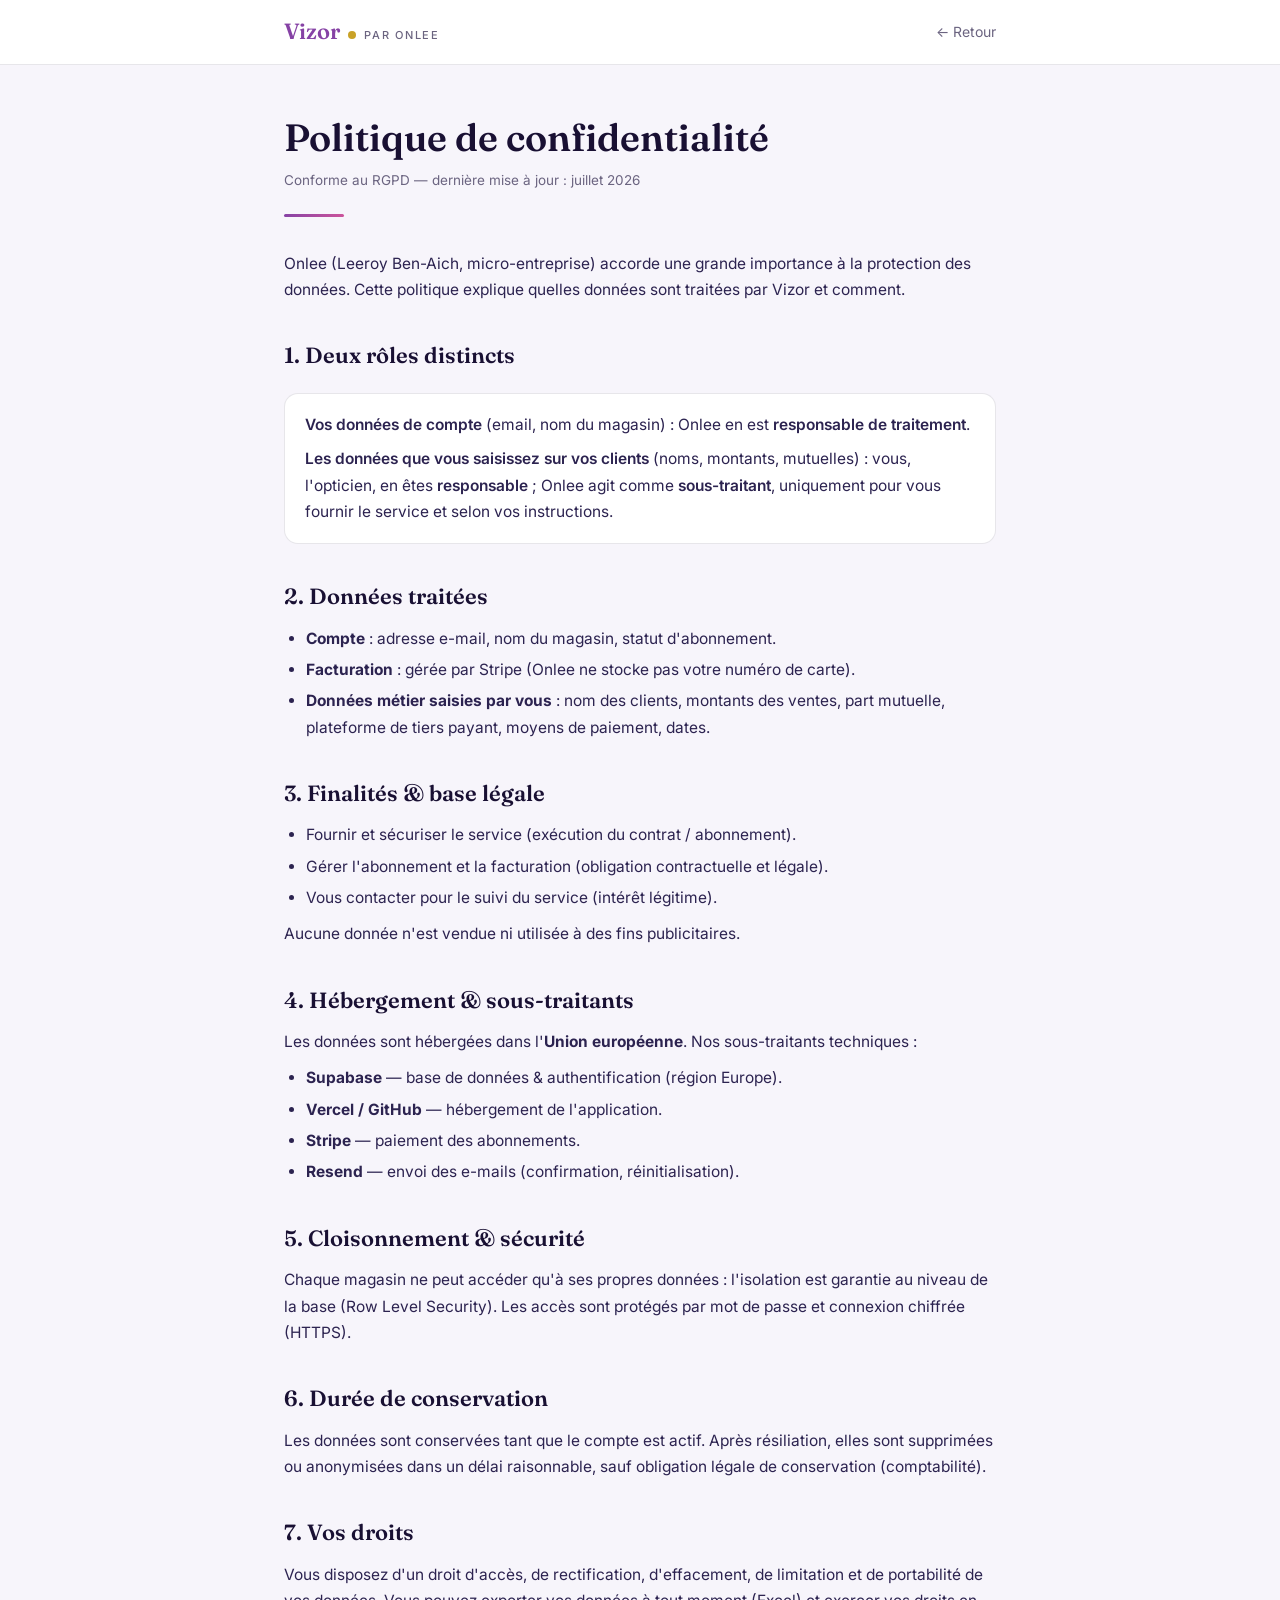
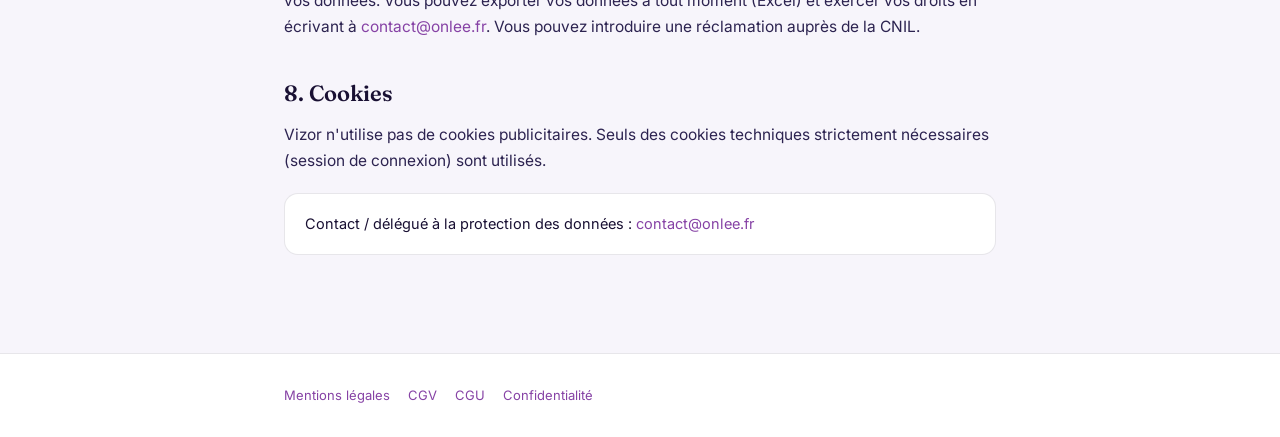
<file: confidentialite.html>
<!doctype html>
<html lang="fr">
<head>
<meta charset="UTF-8" />
<meta name="viewport" content="width=device-width, initial-scale=1.0" />
<title>Politique de confidentialité (RGPD) — Vizor</title>
<link rel="preconnect" href="https://fonts.googleapis.com" />
<link rel="preconnect" href="https://fonts.gstatic.com" crossorigin />
<link href="https://fonts.googleapis.com/css2?family=Fraunces:opsz,wght@9..144,500;9..144,600&family=Inter:wght@400;500;600&display=swap" rel="stylesheet" />
<link rel="stylesheet" href="legal.css" />
</head>
<body>
<header class="nav"><div class="wrap nav-in"><a class="brand" href="index.html">Vizor<span class="dot"></span><small>par Onlee</small></a><a class="back" href="index.html">← Retour</a></div></header>
<main><div class="wrap">
  <h1 class="doc-title">Politique de confidentialité</h1>
  <div class="updated">Conforme au RGPD — dernière mise à jour : juillet 2026</div>
  <div class="rule"></div>

  <p>Onlee (Leeroy Ben-Aich, micro-entreprise) accorde une grande importance à la protection des données. Cette politique explique quelles données sont traitées par Vizor et comment.</p>

  <h2>1. Deux rôles distincts</h2>
  <div class="box">
    <p><b>Vos données de compte</b> (email, nom du magasin) : Onlee en est <b>responsable de traitement</b>.</p>
    <p style="margin-top:8px"><b>Les données que vous saisissez sur vos clients</b> (noms, montants, mutuelles) : vous, l'opticien, en êtes <b>responsable</b> ; Onlee agit comme <b>sous-traitant</b>, uniquement pour vous fournir le service et selon vos instructions.</p>
  </div>

  <h2>2. Données traitées</h2>
  <ul>
    <li><b>Compte</b> : adresse e-mail, nom du magasin, statut d'abonnement.</li>
    <li><b>Facturation</b> : gérée par Stripe (Onlee ne stocke pas votre numéro de carte).</li>
    <li><b>Données métier saisies par vous</b> : nom des clients, montants des ventes, part mutuelle, plateforme de tiers payant, moyens de paiement, dates.</li>
  </ul>

  <h2>3. Finalités &amp; base légale</h2>
  <ul>
    <li>Fournir et sécuriser le service (exécution du contrat / abonnement).</li>
    <li>Gérer l'abonnement et la facturation (obligation contractuelle et légale).</li>
    <li>Vous contacter pour le suivi du service (intérêt légitime).</li>
  </ul>
  <p>Aucune donnée n'est vendue ni utilisée à des fins publicitaires.</p>

  <h2>4. Hébergement &amp; sous-traitants</h2>
  <p>Les données sont hébergées dans l'<b>Union européenne</b>. Nos sous-traitants techniques :</p>
  <ul>
    <li><b>Supabase</b> — base de données &amp; authentification (région Europe).</li>
    <li><b>Vercel / GitHub</b> — hébergement de l'application.</li>
    <li><b>Stripe</b> — paiement des abonnements.</li>
    <li><b>Resend</b> — envoi des e-mails (confirmation, réinitialisation).</li>
  </ul>

  <h2>5. Cloisonnement &amp; sécurité</h2>
  <p>Chaque magasin ne peut accéder qu'à ses propres données : l'isolation est garantie au niveau de la base (Row Level Security). Les accès sont protégés par mot de passe et connexion chiffrée (HTTPS).</p>

  <h2>6. Durée de conservation</h2>
  <p>Les données sont conservées tant que le compte est actif. Après résiliation, elles sont supprimées ou anonymisées dans un délai raisonnable, sauf obligation légale de conservation (comptabilité).</p>

  <h2>7. Vos droits</h2>
  <p>Vous disposez d'un droit d'accès, de rectification, d'effacement, de limitation et de portabilité de vos données. Vous pouvez exporter vos données à tout moment (Excel) et exercer vos droits en écrivant à <a href="mailto:contact@onlee.fr">contact@onlee.fr</a>. Vous pouvez introduire une réclamation auprès de la CNIL.</p>

  <h2>8. Cookies</h2>
  <p>Vizor n'utilise pas de cookies publicitaires. Seuls des cookies techniques strictement nécessaires (session de connexion) sont utilisés.</p>

  <div class="box">Contact / délégué à la protection des données : <a href="mailto:contact@onlee.fr">contact@onlee.fr</a></div>
</div></main>
<footer><div class="wrap footlinks">
  <a href="mentions-legales.html">Mentions légales</a><a href="cgv.html">CGV</a><a href="cgu.html">CGU</a><a href="confidentialite.html">Confidentialité</a>
</div></footer>
</body>
</html>
</file>
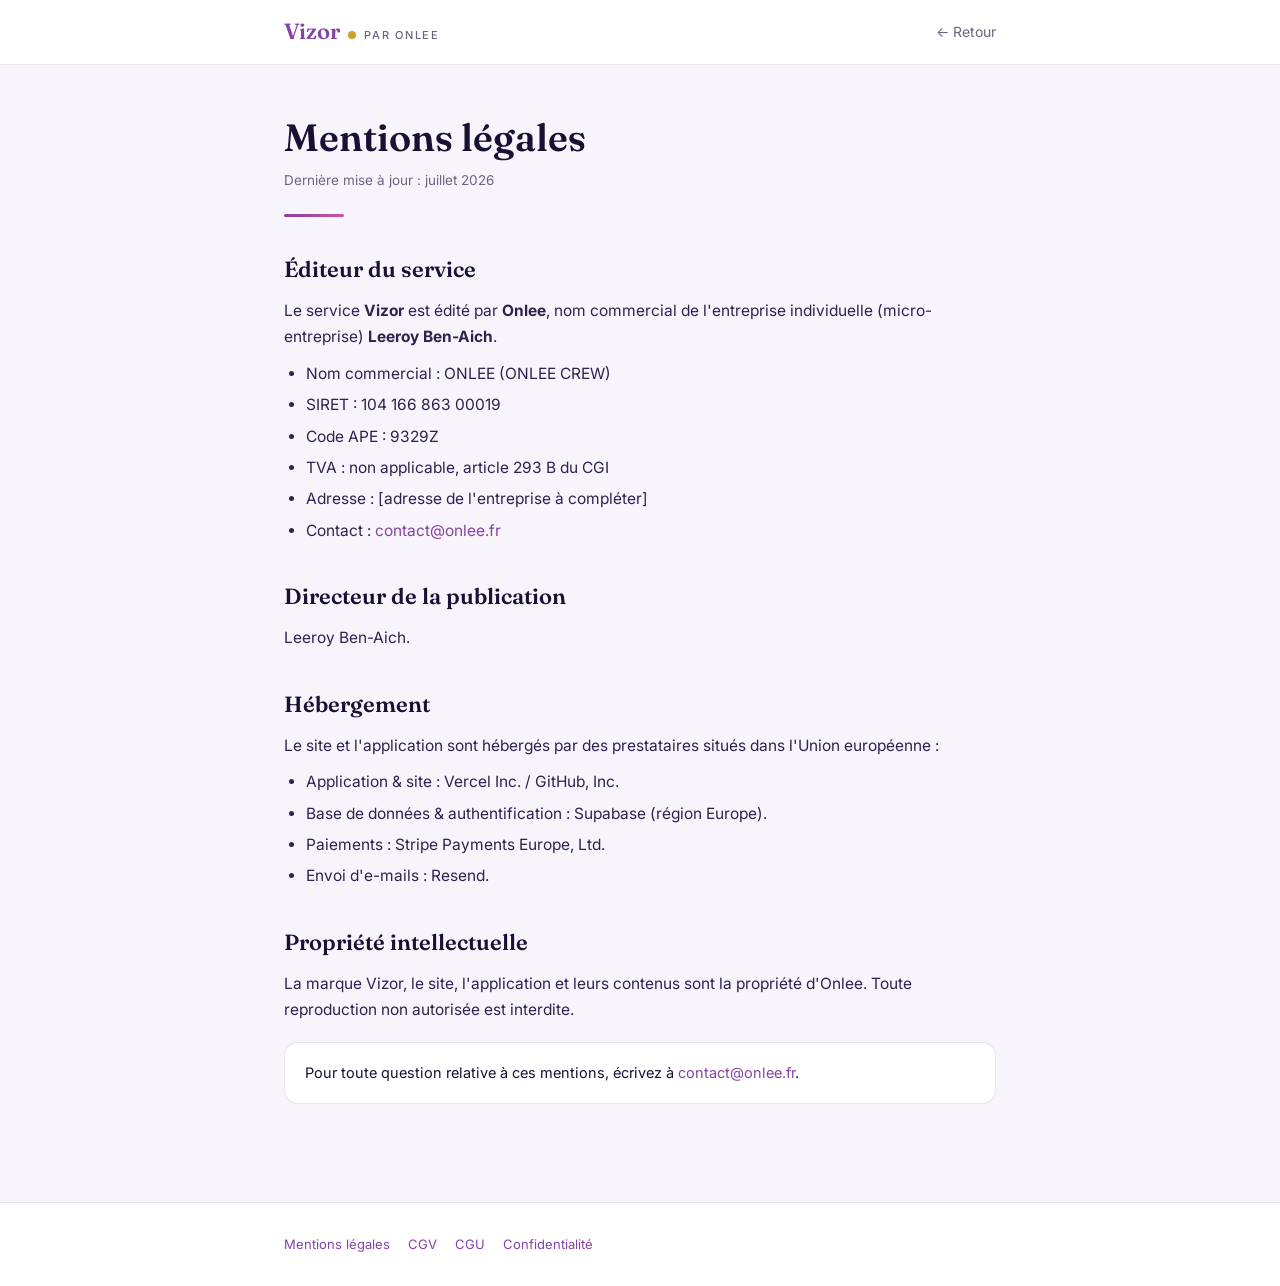
<file: mentions-legales.html>
<!doctype html>
<html lang="fr">
<head>
<meta charset="UTF-8" />
<meta name="viewport" content="width=device-width, initial-scale=1.0" />
<title>Mentions légales — Vizor</title>
<link rel="preconnect" href="https://fonts.googleapis.com" />
<link rel="preconnect" href="https://fonts.gstatic.com" crossorigin />
<link href="https://fonts.googleapis.com/css2?family=Fraunces:opsz,wght@9..144,500;9..144,600&family=Inter:wght@400;500;600&display=swap" rel="stylesheet" />
<link rel="stylesheet" href="legal.css" />
</head>
<body>
<header class="nav"><div class="wrap nav-in"><a class="brand" href="index.html">Vizor<span class="dot"></span><small>par Onlee</small></a><a class="back" href="index.html">← Retour</a></div></header>
<main><div class="wrap">
  <h1 class="doc-title">Mentions légales</h1>
  <div class="updated">Dernière mise à jour : juillet 2026</div>
  <div class="rule"></div>

  <h2>Éditeur du service</h2>
  <p>Le service <b>Vizor</b> est édité par <b>Onlee</b>, nom commercial de l'entreprise individuelle (micro-entreprise) <b>Leeroy Ben-Aich</b>.</p>
  <ul>
    <li>Nom commercial : ONLEE (ONLEE CREW)</li>
    <li>SIRET : 104 166 863 00019</li>
    <li>Code APE : 9329Z</li>
    <li>TVA : non applicable, article 293 B du CGI</li>
    <li>Adresse : [adresse de l'entreprise à compléter]</li>
    <li>Contact : <a href="mailto:contact@onlee.fr">contact@onlee.fr</a></li>
  </ul>

  <h2>Directeur de la publication</h2>
  <p>Leeroy Ben-Aich.</p>

  <h2>Hébergement</h2>
  <p>Le site et l'application sont hébergés par des prestataires situés dans l'Union européenne :</p>
  <ul>
    <li>Application &amp; site : Vercel Inc. / GitHub, Inc.</li>
    <li>Base de données &amp; authentification : Supabase (région Europe).</li>
    <li>Paiements : Stripe Payments Europe, Ltd.</li>
    <li>Envoi d'e-mails : Resend.</li>
  </ul>

  <h2>Propriété intellectuelle</h2>
  <p>La marque Vizor, le site, l'application et leurs contenus sont la propriété d'Onlee. Toute reproduction non autorisée est interdite.</p>

  <div class="box">Pour toute question relative à ces mentions, écrivez à <a href="mailto:contact@onlee.fr">contact@onlee.fr</a>.</div>
</div></main>
<footer><div class="wrap footlinks">
  <a href="mentions-legales.html">Mentions légales</a><a href="cgv.html">CGV</a><a href="cgu.html">CGU</a><a href="confidentialite.html">Confidentialité</a>
</div></footer>
</body>
</html>
</file>
<file: legal.css>
:root{
  --bg:#f7f5fb;--ink:#191033;--muted:#6b6480;--violet:#8642a5;--or:#c9a227;
  --line:rgba(25,16,51,.10);--grad:linear-gradient(100deg,#8642a5,#cc549b);
  --serif:'Fraunces',Georgia,serif;--sans:'Inter',system-ui,sans-serif;
}
*{margin:0;padding:0;box-sizing:border-box}
body{background:var(--bg);color:var(--ink);font-family:var(--sans);line-height:1.7;-webkit-font-smoothing:antialiased}
a{color:var(--violet);text-decoration:none}a:hover{text-decoration:underline}
.wrap{max-width:760px;margin:0 auto;padding:0 24px}
header.nav{border-bottom:1px solid var(--line);background:#fff}
.nav-in{display:flex;align-items:center;height:64px}
.brand{font-family:var(--serif);font-weight:600;font-size:22px;display:flex;align-items:baseline;gap:8px}
.brand .dot{width:8px;height:8px;border-radius:50%;background:var(--or)}
.brand small{font-family:var(--sans);font-size:11px;font-weight:500;letter-spacing:.16em;text-transform:uppercase;color:var(--muted)}
.nav-in .back{margin-left:auto;font-size:14px;color:var(--muted)}
main{padding:52px 0 80px}
.doc-title{font-family:var(--serif);font-weight:600;font-size:38px;line-height:1.1}
.updated{color:var(--muted);font-size:13.5px;margin-top:10px}
.rule{height:3px;width:60px;background:var(--grad);border-radius:3px;margin:22px 0 34px}
h2{font-family:var(--serif);font-weight:600;font-size:22px;margin:34px 0 10px}
h3{font-size:16px;font-weight:600;margin:20px 0 6px}
p,li{font-size:15.5px;color:#2c2350}
ul{margin:10px 0 10px 22px}li{margin:5px 0}
.box{background:#fff;border:1px solid var(--line);border-radius:14px;padding:18px 20px;margin:18px 0;font-size:14.5px}
.box b{font-weight:600}
footer{border-top:1px solid var(--line);background:#fff;padding:30px 0;font-size:13px;color:var(--muted)}
.footlinks a{margin-right:18px}
:focus-visible{outline:2px solid var(--violet);outline-offset:3px}
</file>
